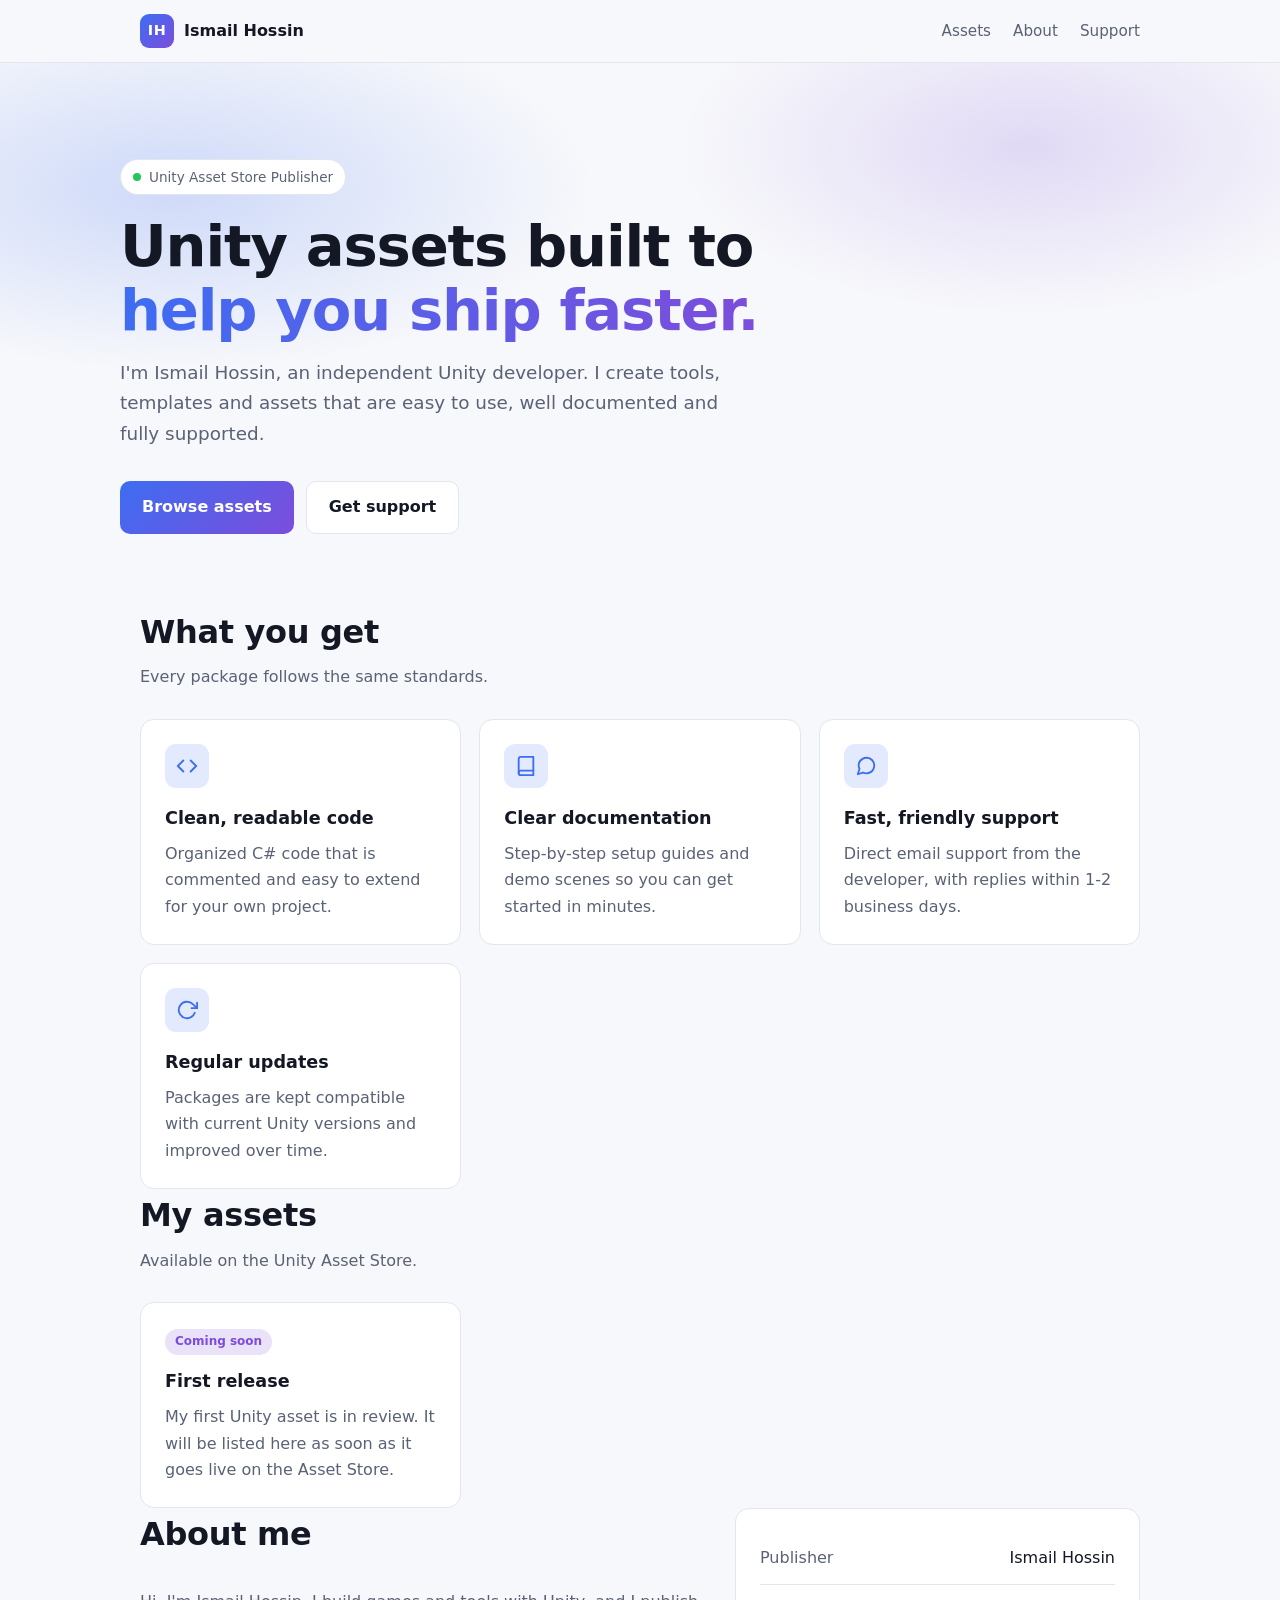
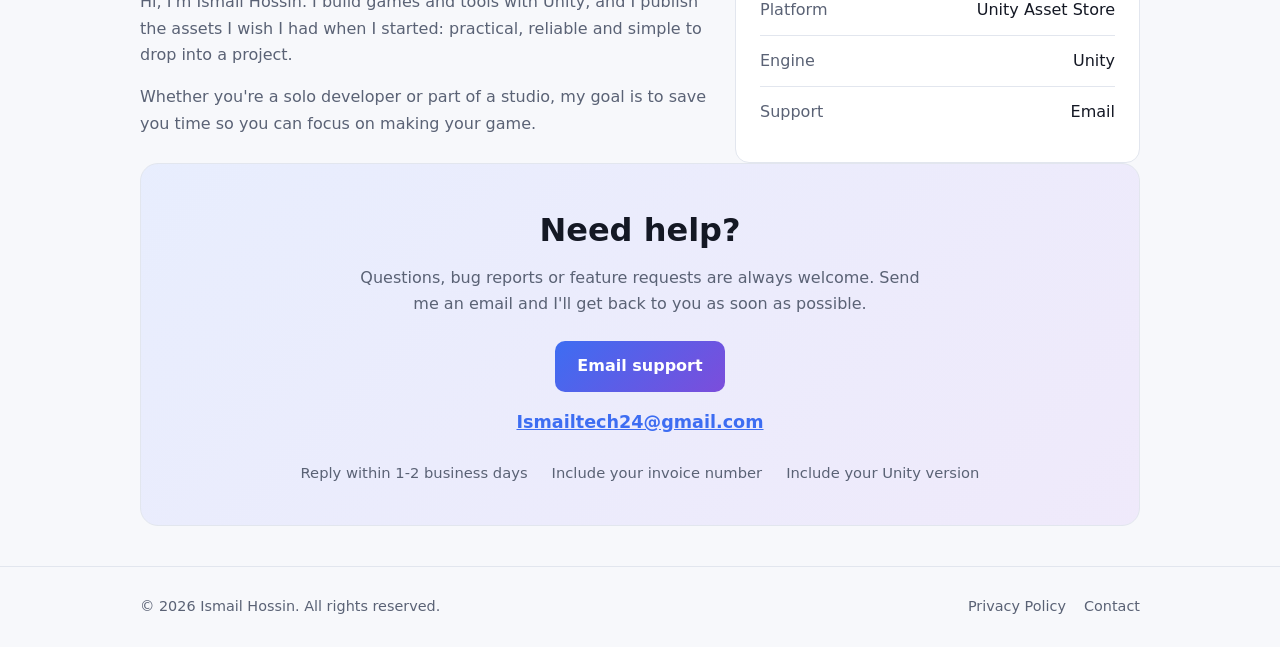
<file: index.html>
﻿<!doctype html>
<html lang="en">
<head>
  <meta charset="utf-8">
  <meta name="viewport" content="width=device-width, initial-scale=1">
  <title>Ismail Hossin | Unity Asset Store Publisher</title>
  <meta name="description" content="Ismail Hossin is a Unity Asset Store publisher creating tools, templates and assets that help game developers build faster.">
  <meta name="author" content="Ismail Hossin">
  <meta property="og:title" content="Ismail Hossin | Unity Asset Store Publisher">
  <meta property="og:description" content="Unity tools, templates and assets that help game developers build faster.">
  <meta property="og:type" content="website">
  <meta property="og:url" content="https://6space7.github.io/">
  <link rel="icon" href="data:image/svg+xml,%3Csvg xmlns='http://www.w3.org/2000/svg' viewBox='0 0 64 64'%3E%3Cdefs%3E%3ClinearGradient id='g' x1='0' y1='0' x2='1' y2='1'%3E%3Cstop offset='0' stop-color='%235b8cff'/%3E%3Cstop offset='1' stop-color='%238b5cf6'/%3E%3C/linearGradient%3E%3C/defs%3E%3Crect width='64' height='64' rx='16' fill='url(%23g)'/%3E%3Ctext x='32' y='42' font-family='Arial' font-weight='700' font-size='26' fill='white' text-anchor='middle'%3EIH%3C/text%3E%3C/svg%3E">
  <link rel="stylesheet" href="style.css?v=2">
</head>
<body>
  <header>
    <div class="wrap">
      <nav>
        <a class="logo" href="index.html"><span class="logo-mark">IH</span>Ismail Hossin</a>
        <ul>
          <li><a href="#assets">Assets</a></li>
          <li class="hide-sm"><a href="#about">About</a></li>
          <li><a href="#support">Support</a></li>
        </ul>
      </nav>
    </div>
  </header>

  <main>
    <div class="wrap hero">
      <span class="badge"><span class="dot"></span>Unity Asset Store Publisher</span>
      <h1>Unity assets built to<br><span class="grad">help you ship faster.</span></h1>
      <p class="lead">I'm Ismail Hossin, an independent Unity developer. I create tools, templates and assets that are easy to use, well documented and fully supported.</p>
      <div class="actions">
        <a class="btn" href="#assets">Browse assets</a>
        <a class="btn secondary" data-store href="#" target="_blank" rel="noopener">Asset Store page</a>
        <a class="btn secondary" href="#support">Get support</a>
      </div>
    </div>

    <section class="wrap" id="why">
      <div class="section-head">
        <h2>What you get</h2>
        <p>Every package follows the same standards.</p>
      </div>
      <div class="grid">
        <div class="card">
          <div class="icon"><svg viewBox="0 0 24 24" fill="none" stroke="currentColor" stroke-width="2" stroke-linecap="round" stroke-linejoin="round"><polyline points="16 18 22 12 16 6"/><polyline points="8 6 2 12 8 18"/></svg></div>
          <h3>Clean, readable code</h3>
          <p>Organized C# code that is commented and easy to extend for your own project.</p>
        </div>
        <div class="card">
          <div class="icon"><svg viewBox="0 0 24 24" fill="none" stroke="currentColor" stroke-width="2" stroke-linecap="round" stroke-linejoin="round"><path d="M4 19.5A2.5 2.5 0 0 1 6.5 17H20"/><path d="M6.5 2H20v20H6.5A2.5 2.5 0 0 1 4 19.5v-15A2.5 2.5 0 0 1 6.5 2z"/></svg></div>
          <h3>Clear documentation</h3>
          <p>Step-by-step setup guides and demo scenes so you can get started in minutes.</p>
        </div>
        <div class="card">
          <div class="icon"><svg viewBox="0 0 24 24" fill="none" stroke="currentColor" stroke-width="2" stroke-linecap="round" stroke-linejoin="round"><path d="M21 11.5a8.38 8.38 0 0 1-.9 3.8 8.5 8.5 0 0 1-7.6 4.7 8.38 8.38 0 0 1-3.8-.9L3 21l1.9-5.7a8.38 8.38 0 0 1-.9-3.8 8.5 8.5 0 0 1 4.7-7.6 8.38 8.38 0 0 1 3.8-.9h.5a8.48 8.48 0 0 1 8 8v.5z"/></svg></div>
          <h3>Fast, friendly support</h3>
          <p>Direct email support from the developer, with replies within 1-2 business days.</p>
        </div>
        <div class="card">
          <div class="icon"><svg viewBox="0 0 24 24" fill="none" stroke="currentColor" stroke-width="2" stroke-linecap="round" stroke-linejoin="round"><polyline points="23 4 23 10 17 10"/><path d="M20.49 15a9 9 0 1 1-2.12-9.36L23 10"/></svg></div>
          <h3>Regular updates</h3>
          <p>Packages are kept compatible with current Unity versions and improved over time.</p>
        </div>
      </div>
    </section>

    <section class="wrap" id="assets">
      <div class="section-head">
        <h2>My assets</h2>
        <p>Available on the Unity Asset Store.</p>
      </div>
      <div class="grid" id="products-list"></div>
    </section>

    <section class="wrap" id="about">
      <div class="about">
        <div>
          <div class="section-head"><h2>About me</h2></div>
          <p>Hi, I'm Ismail Hossin. I build games and tools with Unity, and I publish the assets I wish I had when I started: practical, reliable and simple to drop into a project.</p>
          <p>Whether you're a solo developer or part of a studio, my goal is to save you time so you can focus on making your game.</p>
        </div>
        <div class="card">
          <ul class="facts">
            <li><span>Publisher</span><span>Ismail Hossin</span></li>
            <li><span>Platform</span><span>Unity Asset Store</span></li>
            <li><span>Engine</span><span>Unity</span></li>
            <li><span>Support</span><span>Email</span></li>
          </ul>
        </div>
      </div>
    </section>

    <section class="wrap" id="support">
      <div class="contact">
        <h2>Need help?</h2>
        <p>Questions, bug reports or feature requests are always welcome. Send me an email and I'll get back to you as soon as possible.</p>
        <a class="btn" href="mailto:Ismailtech24@gmail.com">Email support</a>
        <p style="margin:16px auto 0"><a class="email" href="mailto:Ismailtech24@gmail.com">Ismailtech24@gmail.com</a></p>
        <ul>
          <li>Reply within 1-2 business days</li>
          <li>Include your invoice number</li>
          <li>Include your Unity version</li>
        </ul>
      </div>
    </section>
  </main>

  <footer>
    <div class="wrap">
      <span>&copy; <span id="year">2026</span> Ismail Hossin. All rights reserved.</span>
      <span><a href="privacy.html">Privacy Policy</a><a href="mailto:Ismailtech24@gmail.com">Contact</a></span>
    </div>
  </footer>

  <script src="config.js?v=2"></script>
  <script src="site.js?v=2"></script>
</body>
</html>
</file>
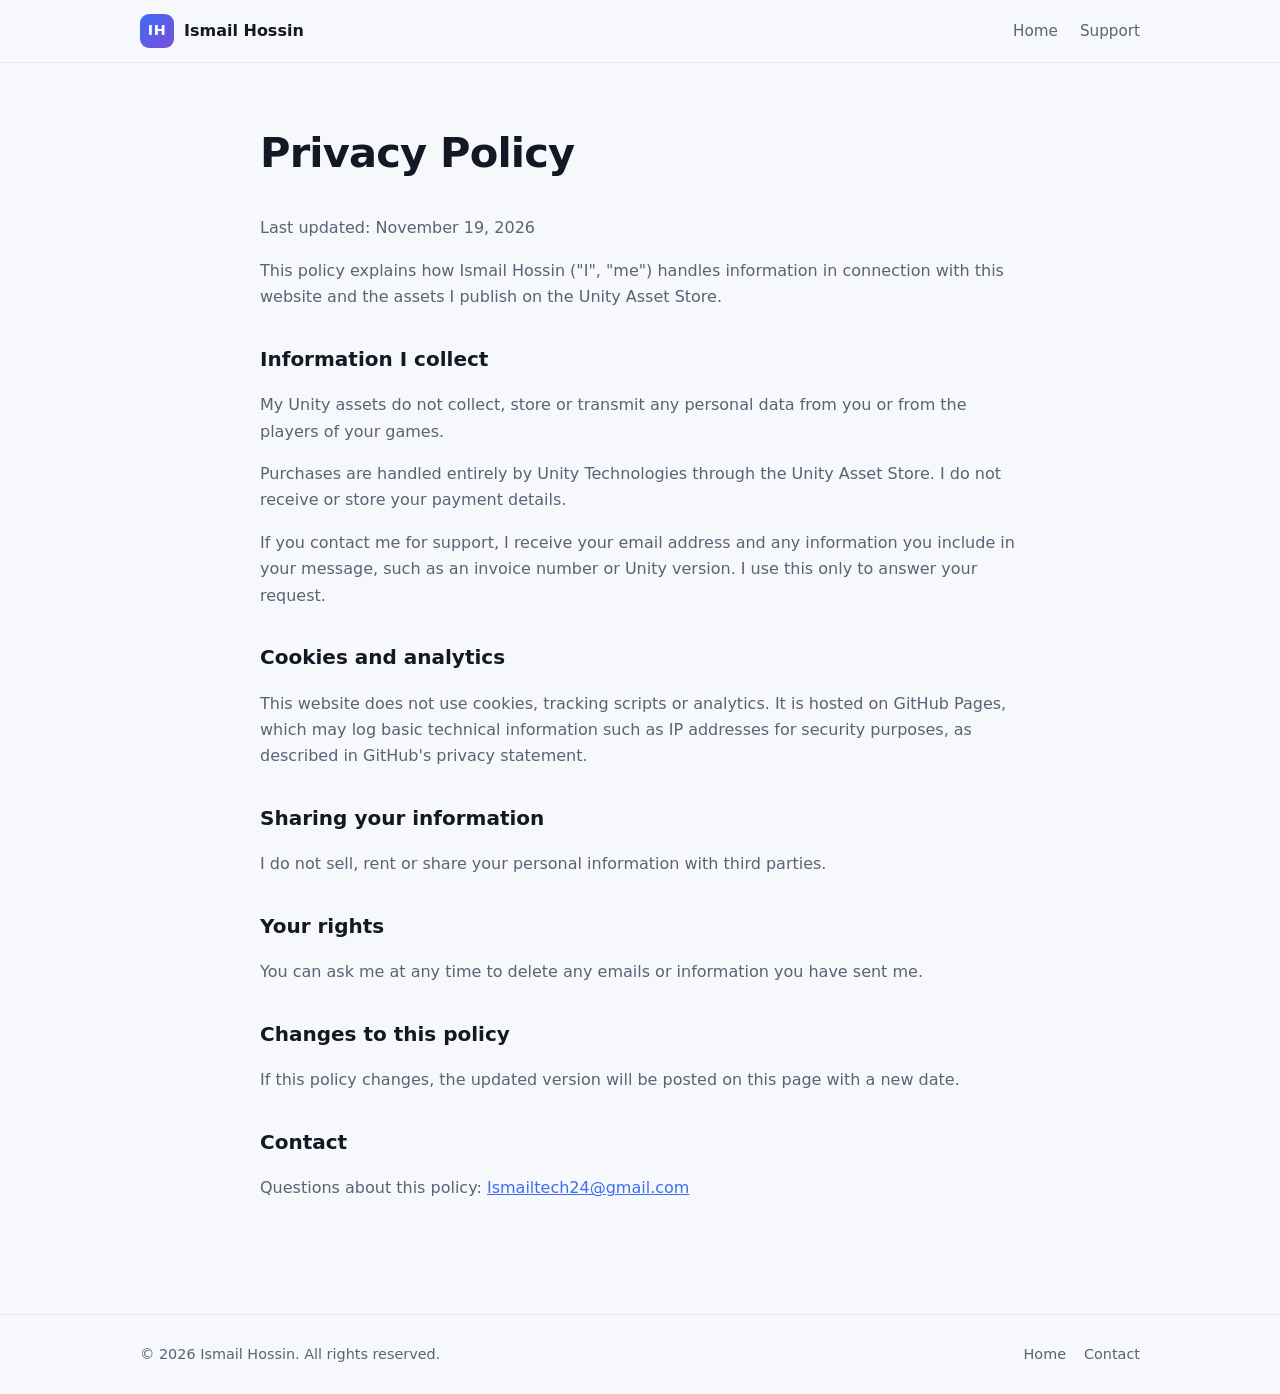
<file: privacy.html>
﻿<!doctype html>
<html lang="en">
<head>
  <meta charset="utf-8">
  <meta name="viewport" content="width=device-width, initial-scale=1">
  <title>Privacy Policy | Ismail Hossin</title>
  <meta name="description" content="Privacy policy for Ismail Hossin, Unity Asset Store publisher.">
  <link rel="icon" href="data:image/svg+xml,%3Csvg xmlns='http://www.w3.org/2000/svg' viewBox='0 0 64 64'%3E%3Cdefs%3E%3ClinearGradient id='g' x1='0' y1='0' x2='1' y2='1'%3E%3Cstop offset='0' stop-color='%235b8cff'/%3E%3Cstop offset='1' stop-color='%238b5cf6'/%3E%3C/linearGradient%3E%3C/defs%3E%3Crect width='64' height='64' rx='16' fill='url(%23g)'/%3E%3Ctext x='32' y='42' font-family='Arial' font-weight='700' font-size='26' fill='white' text-anchor='middle'%3EIH%3C/text%3E%3C/svg%3E">
  <link rel="stylesheet" href="style.css?v=2">
</head>
<body>
  <header>
    <div class="wrap">
      <nav>
        <a class="logo" href="index.html"><span class="logo-mark">IH</span>Ismail Hossin</a>
        <ul>
          <li><a href="index.html">Home</a></li>
          <li><a href="index.html#support">Support</a></li>
        </ul>
      </nav>
    </div>
  </header>

  <main class="wrap legal">
    <h1>Privacy Policy</h1>
    <p>Last updated: November 19, 2026</p>

    <p>This policy explains how Ismail Hossin ("I", "me") handles information in connection with this website and the assets I publish on the Unity Asset Store.</p>

    <h2>Information I collect</h2>
    <p>My Unity assets do not collect, store or transmit any personal data from you or from the players of your games.</p>
    <p>Purchases are handled entirely by Unity Technologies through the Unity Asset Store. I do not receive or store your payment details.</p>
    <p>If you contact me for support, I receive your email address and any information you include in your message, such as an invoice number or Unity version. I use this only to answer your request.</p>

    <h2>Cookies and analytics</h2>
    <p>This website does not use cookies, tracking scripts or analytics. It is hosted on GitHub Pages, which may log basic technical information such as IP addresses for security purposes, as described in GitHub's privacy statement.</p>

    <h2>Sharing your information</h2>
    <p>I do not sell, rent or share your personal information with third parties.</p>

    <h2>Your rights</h2>
    <p>You can ask me at any time to delete any emails or information you have sent me.</p>

    <h2>Changes to this policy</h2>
    <p>If this policy changes, the updated version will be posted on this page with a new date.</p>

    <h2>Contact</h2>
    <p>Questions about this policy: <a href="mailto:Ismailtech24@gmail.com">Ismailtech24@gmail.com</a></p>
  </main>

  <footer>
    <div class="wrap">
      <span>&copy; <span id="year">2026</span> Ismail Hossin. All rights reserved.</span>
      <span><a href="index.html">Home</a><a href="mailto:Ismailtech24@gmail.com">Contact</a></span>
    </div>
  </footer>

  <script src="config.js?v=2"></script>
  <script src="site.js?v=2"></script>
</body>
</html>
</file>
<file: style.css>
:root {
  --bg: #0c0e13;
  --surface: #151922;
  --surface-2: #1c2130;
  --border: #262c3a;
  --text: #eef0f5;
  --muted: #9ba3b6;
  --accent: #5b8cff;
  --accent-2: #8b5cf6;
  --on-accent: #ffffff;
  --shadow: 0 10px 30px rgba(0, 0, 0, .35);
}
@media (prefers-color-scheme: light) {
  :root {
    --bg: #f7f8fb;
    --surface: #ffffff;
    --surface-2: #f0f2f7;
    --border: #e2e6ee;
    --text: #141824;
    --muted: #5a6275;
    --accent: #3d6df2;
    --accent-2: #7c4ddb;
    --shadow: 0 10px 30px rgba(20, 24, 36, .08);
  }
}
* { box-sizing: border-box; }
html { scroll-behavior: smooth; }
body {
  margin: 0;
  font-family: "Inter", system-ui, -apple-system, "Segoe UI", Roboto, sans-serif;
  background: var(--bg);
  color: var(--text);
  line-height: 1.65;
  -webkit-font-smoothing: antialiased;
}
a { color: var(--accent); }
.wrap { max-width: 1040px; margin: 0 auto; padding: 0 20px; }

/* Header */
header {
  position: sticky; top: 0; z-index: 10;
  background: color-mix(in srgb, var(--bg) 85%, transparent);
  backdrop-filter: blur(10px);
  border-bottom: 1px solid var(--border);
}
nav { display: flex; justify-content: space-between; align-items: center; padding: 14px 0; gap: 12px; }
.logo { display: flex; align-items: center; gap: 10px; font-weight: 700; color: var(--text); text-decoration: none; }
.logo-mark {
  width: 34px; height: 34px; border-radius: 9px; display: grid; place-items: center;
  background: linear-gradient(135deg, var(--accent), var(--accent-2));
  color: var(--on-accent); font-size: .9rem; font-weight: 800; letter-spacing: .5px;
}
nav ul { list-style: none; display: flex; gap: 22px; margin: 0; padding: 0; }
nav ul a { color: var(--muted); text-decoration: none; font-size: .95rem; }
nav ul a:hover { color: var(--text); }
@media (max-width: 640px) { nav ul { gap: 14px; } nav ul li.hide-sm { display: none; } }

/* Hero */
.hero { padding: 96px 0 72px; position: relative; }
.hero::before {
  content: ""; position: absolute; inset: 0 -20vw auto; height: 420px; z-index: -1;
  background: radial-gradient(600px 260px at 20% 30%, color-mix(in srgb, var(--accent) 22%, transparent), transparent 70%),
              radial-gradient(500px 240px at 75% 20%, color-mix(in srgb, var(--accent-2) 18%, transparent), transparent 70%);
}
.badge {
  display: inline-flex; align-items: center; gap: 8px; padding: 6px 12px; border-radius: 999px;
  background: var(--surface); border: 1px solid var(--border); color: var(--muted); font-size: .85rem; margin-bottom: 20px;
}
.badge .dot { width: 8px; height: 8px; border-radius: 50%; background: #22c55e; }
.hero h1 { font-size: clamp(2.3rem, 6vw, 3.6rem); margin: 0 0 16px; line-height: 1.1; letter-spacing: -.02em; }
.grad { background: linear-gradient(90deg, var(--accent), var(--accent-2)); -webkit-background-clip: text; background-clip: text; color: transparent; }
.hero p.lead { color: var(--muted); font-size: 1.15rem; max-width: 620px; margin: 0 0 32px; }
.actions { display: flex; flex-wrap: wrap; gap: 12px; }
.btn {
  display: inline-flex; align-items: center; gap: 8px; padding: 12px 22px; border-radius: 10px;
  background: linear-gradient(135deg, var(--accent), var(--accent-2)); color: var(--on-accent);
  text-decoration: none; font-weight: 600; border: 0; transition: transform .15s ease, box-shadow .15s ease;
}
.btn:hover { transform: translateY(-1px); box-shadow: var(--shadow); }
.btn.secondary { background: var(--surface); border: 1px solid var(--border); color: var(--text); }

/* Sections */
section { padding: 56px 0; }
.section-head { margin-bottom: 28px; }
.section-head h2 { font-size: clamp(1.6rem, 3.5vw, 2rem); margin: 0 0 6px; letter-spacing: -.01em; }
.section-head p { margin: 0; color: var(--muted); }
.grid { display: grid; grid-template-columns: repeat(auto-fill, minmax(260px, 1fr)); gap: 18px; }
.card {
  display: block; background: var(--surface); border: 1px solid var(--border); border-radius: 14px;
  padding: 24px; color: var(--text); text-decoration: none; transition: border-color .15s ease, transform .15s ease;
}
a.card:hover { border-color: var(--accent); transform: translateY(-2px); }
.card h3 { margin: 0 0 8px; font-size: 1.1rem; }
.card p { margin: 0; color: var(--muted); }
.icon {
  width: 44px; height: 44px; border-radius: 11px; display: grid; place-items: center; margin-bottom: 16px;
  background: color-mix(in srgb, var(--accent) 14%, transparent); color: var(--accent);
}
.icon svg { width: 22px; height: 22px; }
.tag {
  display: inline-block; font-size: .75rem; font-weight: 600; padding: 3px 10px; border-radius: 999px; margin-bottom: 12px;
  background: color-mix(in srgb, var(--accent-2) 16%, transparent); color: var(--accent-2);
}
.more { display: inline-block; margin-top: 14px; color: var(--accent); font-weight: 600; font-size: .9rem; }

/* About */
.about { display: grid; grid-template-columns: 1.4fr 1fr; gap: 28px; align-items: start; }
.about p { color: var(--muted); margin-top: 0; }
.facts { list-style: none; margin: 0; padding: 0; }
.facts li { display: flex; justify-content: space-between; gap: 12px; padding: 12px 0; border-bottom: 1px solid var(--border); }
.facts li:last-child { border-bottom: 0; }
.facts span:first-child { color: var(--muted); }
@media (max-width: 760px) { .about { grid-template-columns: 1fr; } }

/* Contact */
.contact {
  background: linear-gradient(135deg, color-mix(in srgb, var(--accent) 12%, var(--surface)), color-mix(in srgb, var(--accent-2) 12%, var(--surface)));
  border: 1px solid var(--border); border-radius: 18px; padding: 40px; text-align: center;
}
.contact h2 { margin: 0 0 8px; font-size: clamp(1.6rem, 3.5vw, 2rem); }
.contact p { color: var(--muted); max-width: 560px; margin: 0 auto 24px; }
.contact .email { font-size: 1.1rem; font-weight: 600; word-break: break-all; }
.contact ul { list-style: none; padding: 0; margin: 24px auto 0; display: flex; flex-wrap: wrap; justify-content: center; gap: 10px 24px; color: var(--muted); font-size: .92rem; }
@media (max-width: 560px) { .contact { padding: 28px 18px; } }

/* Legal page */
.legal { max-width: 760px; padding: 56px 0; }
.legal h1 { margin-top: 0; font-size: clamp(2rem, 5vw, 2.6rem); letter-spacing: -.02em; }
.legal h2 { font-size: 1.25rem; margin-top: 32px; }
.legal p, .legal li { color: var(--muted); }

/* Footer */
footer { border-top: 1px solid var(--border); padding: 28px 0; color: var(--muted); font-size: .9rem; margin-top: 40px; }
footer .wrap { display: flex; justify-content: space-between; flex-wrap: wrap; gap: 12px; }
footer a { color: var(--muted); text-decoration: none; margin-left: 18px; }
footer a:first-child { margin-left: 0; }
footer a:hover { color: var(--text); }
</file>
